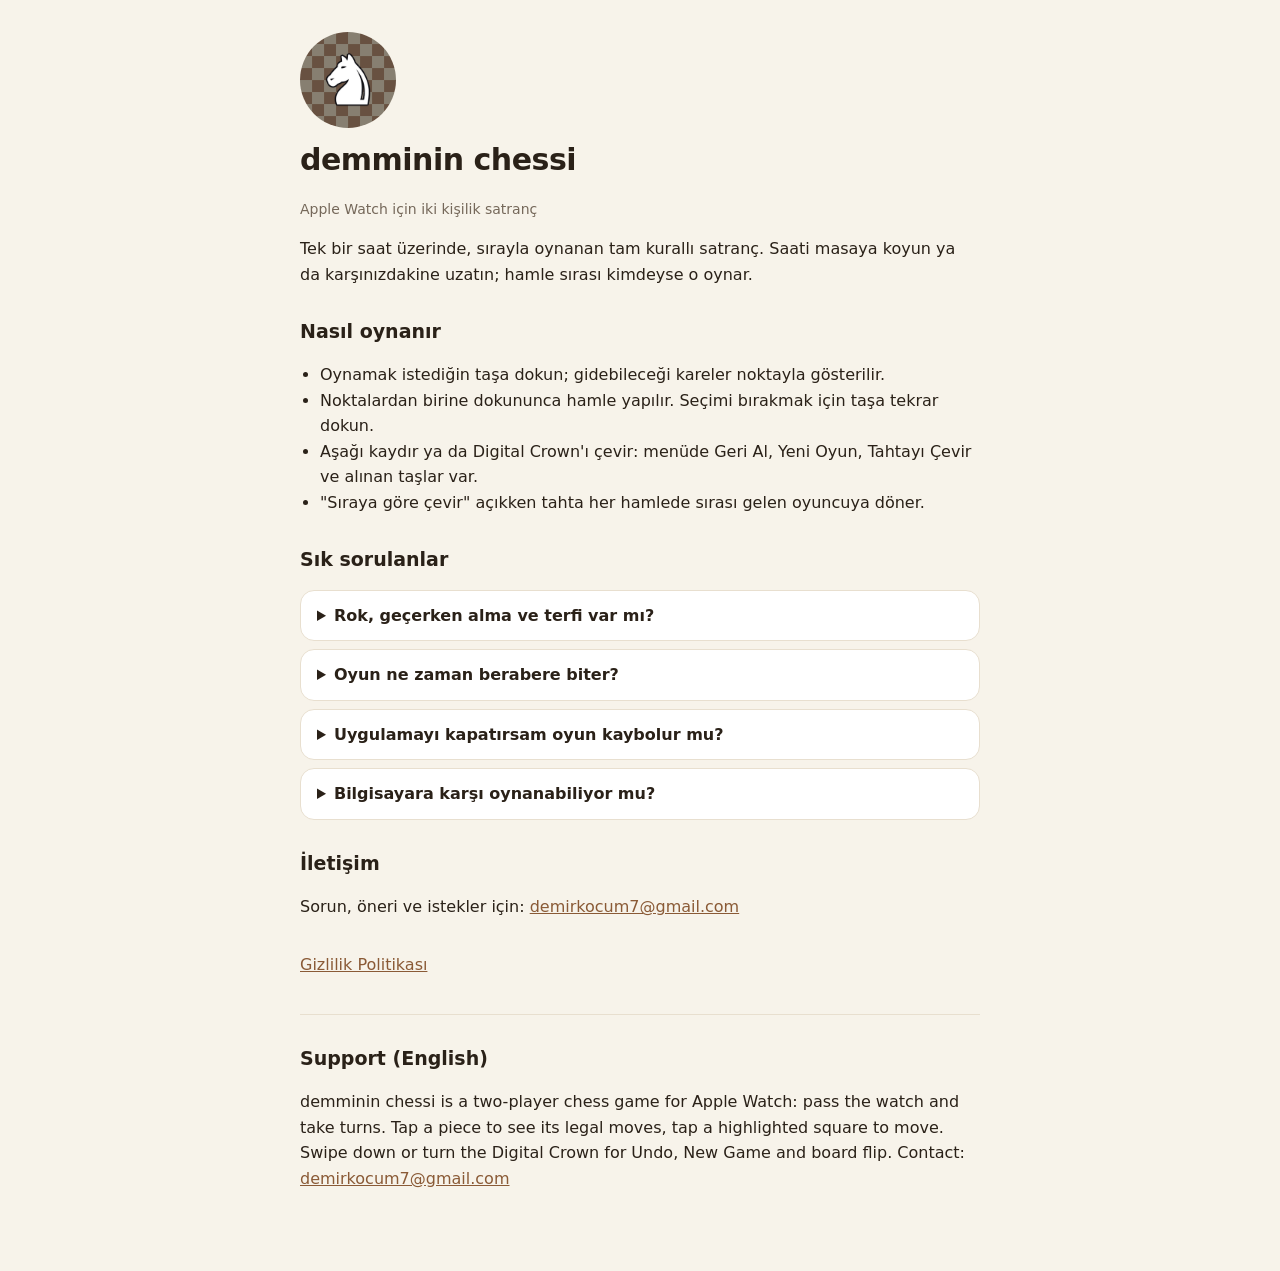
<file: index.html>
<!doctype html>
<html lang="tr">
<head>
<meta charset="utf-8">
<meta name="viewport" content="width=device-width, initial-scale=1">
<title>demminin chessi · Destek</title>
<link rel="stylesheet" href="style.css">
<link rel="icon" href="icon.png">
</head>
<body>
<main>
  <img class="logo" src="icon.png" width="96" height="96" alt="">
  <h1>demminin chessi</h1>
  <p class="muted">Apple Watch için iki kişilik satranç</p>

  <p>Tek bir saat üzerinde, sırayla oynanan tam kurallı satranç. Saati masaya koyun ya da karşınızdakine uzatın; hamle sırası kimdeyse o oynar.</p>

  <h2>Nasıl oynanır</h2>
  <ul>
    <li>Oynamak istediğin taşa dokun; gidebileceği kareler noktayla gösterilir.</li>
    <li>Noktalardan birine dokununca hamle yapılır. Seçimi bırakmak için taşa tekrar dokun.</li>
    <li>Aşağı kaydır ya da Digital Crown'ı çevir: menüde Geri Al, Yeni Oyun, Tahtayı Çevir ve alınan taşlar var.</li>
    <li>"Sıraya göre çevir" açıkken tahta her hamlede sırası gelen oyuncuya döner.</li>
  </ul>

  <h2>Sık sorulanlar</h2>
  <details>
    <summary>Rok, geçerken alma ve terfi var mı?</summary>
    <p>Evet. Tüm satranç kuralları uygulanır; piyon son sıraya ulaşınca hangi taşa terfi edeceğini seçersin.</p>
  </details>
  <details>
    <summary>Oyun ne zaman berabere biter?</summary>
    <p>Pat, 50 hamle kuralı, mat için yetersiz taş ve aynı konumun üç kez tekrarlanması durumunda.</p>
  </details>
  <details>
    <summary>Uygulamayı kapatırsam oyun kaybolur mu?</summary>
    <p>Hayır. Oyun her hamlede saatine kaydedilir, kaldığın yerden devam edersin.</p>
  </details>
  <details>
    <summary>Bilgisayara karşı oynanabiliyor mu?</summary>
    <p>Şimdilik hayır; oyun iki kişinin aynı saatte oynaması için tasarlandı.</p>
  </details>

  <h2>İletişim</h2>
  <p>Sorun, öneri ve istekler için: <a href="mailto:demirkocum7@gmail.com">demirkocum7@gmail.com</a></p>

  <p class="links"><a href="privacy.html">Gizlilik Politikası</a></p>

  <hr>
  <h2 lang="en">Support (English)</h2>
  <p lang="en">demminin chessi is a two-player chess game for Apple Watch: pass the watch and take turns. Tap a piece to see its legal moves, tap a highlighted square to move. Swipe down or turn the Digital Crown for Undo, New Game and board flip. Contact: <a href="mailto:demirkocum7@gmail.com">demirkocum7@gmail.com</a></p>
</main>
</body>
</html>
</file>
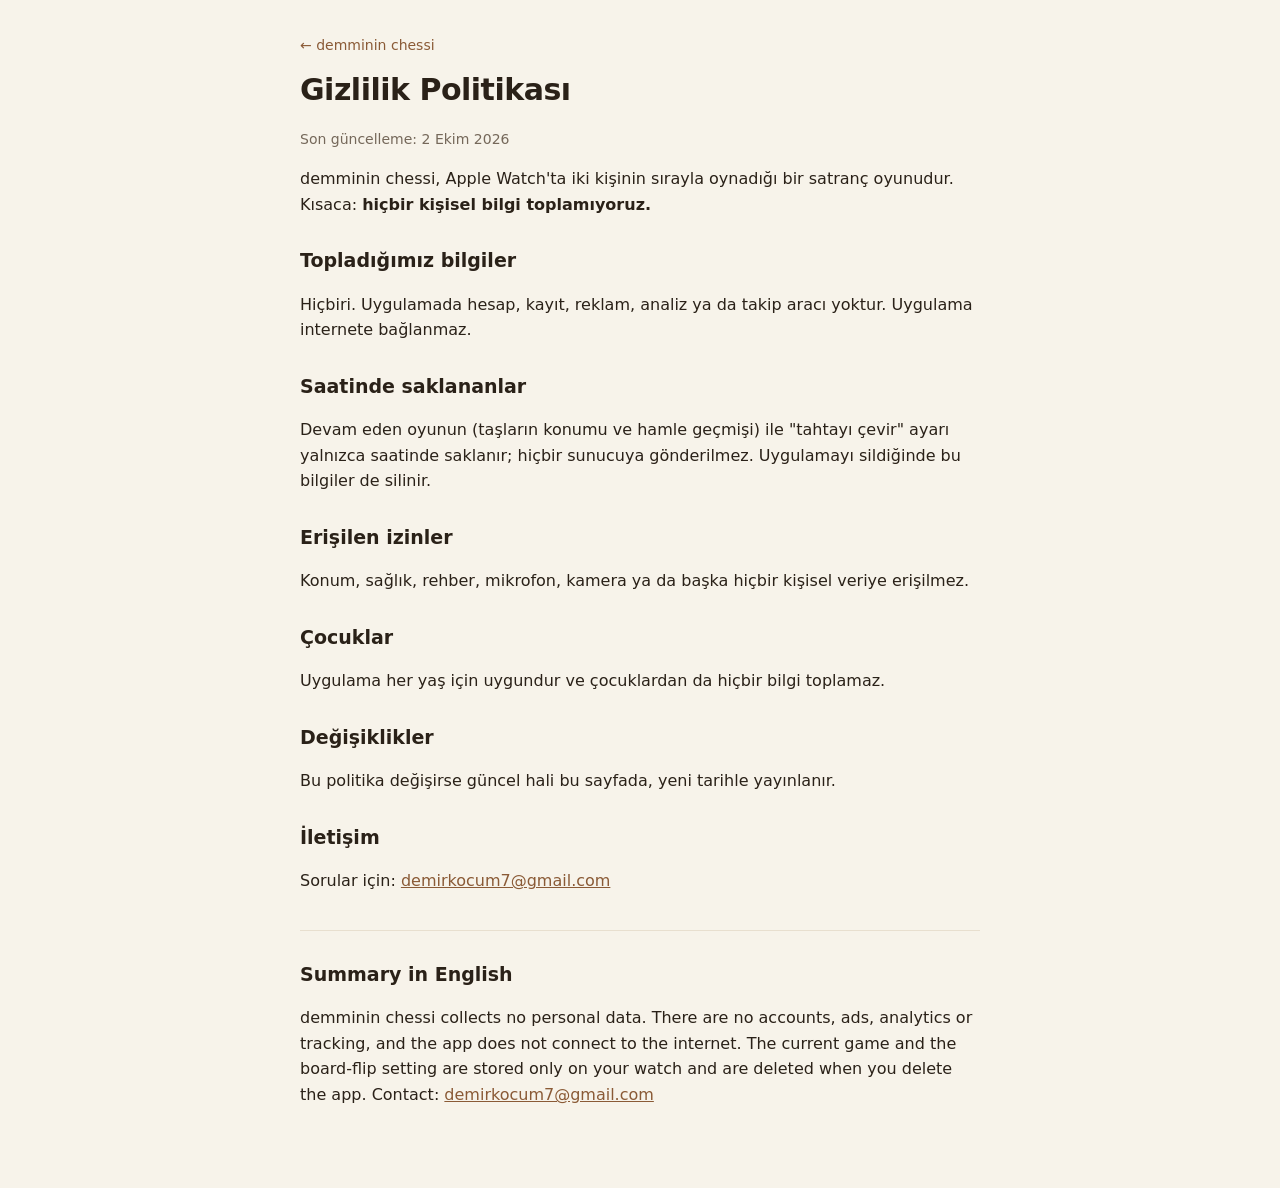
<file: privacy.html>
<!doctype html>
<html lang="tr">
<head>
<meta charset="utf-8">
<meta name="viewport" content="width=device-width, initial-scale=1">
<title>demminin chessi · Gizlilik Politikası</title>
<link rel="stylesheet" href="style.css">
<link rel="icon" href="icon.png">
</head>
<body>
<main>
  <a class="back" href="./">← demminin chessi</a>
  <h1>Gizlilik Politikası</h1>
  <p class="muted">Son güncelleme: 2 Ekim 2026</p>

  <p>demminin chessi, Apple Watch'ta iki kişinin sırayla oynadığı bir satranç oyunudur. Kısaca: <strong>hiçbir kişisel bilgi toplamıyoruz.</strong></p>

  <h2>Topladığımız bilgiler</h2>
  <p>Hiçbiri. Uygulamada hesap, kayıt, reklam, analiz ya da takip aracı yoktur. Uygulama internete bağlanmaz.</p>

  <h2>Saatinde saklananlar</h2>
  <p>Devam eden oyunun (taşların konumu ve hamle geçmişi) ile "tahtayı çevir" ayarı yalnızca saatinde saklanır; hiçbir sunucuya gönderilmez. Uygulamayı sildiğinde bu bilgiler de silinir.</p>

  <h2>Erişilen izinler</h2>
  <p>Konum, sağlık, rehber, mikrofon, kamera ya da başka hiçbir kişisel veriye erişilmez.</p>

  <h2>Çocuklar</h2>
  <p>Uygulama her yaş için uygundur ve çocuklardan da hiçbir bilgi toplamaz.</p>

  <h2>Değişiklikler</h2>
  <p>Bu politika değişirse güncel hali bu sayfada, yeni tarihle yayınlanır.</p>

  <h2>İletişim</h2>
  <p>Sorular için: <a href="mailto:demirkocum7@gmail.com">demirkocum7@gmail.com</a></p>

  <hr>
  <h2 lang="en">Summary in English</h2>
  <p lang="en">demminin chessi collects no personal data. There are no accounts, ads, analytics or tracking, and the app does not connect to the internet. The current game and the board-flip setting are stored only on your watch and are deleted when you delete the app. Contact: <a href="mailto:demirkocum7@gmail.com">demirkocum7@gmail.com</a></p>
</main>
</body>
</html>
</file>
<file: style.css>
:root {
  --bg: #f7f3ea;
  --surface: #ffffff;
  --ink: #2a2118;
  --soft: #75685a;
  --line: #e8dfcf;
  --accent: #8a5a36;
}
@media (prefers-color-scheme: dark) {
  :root { --bg: #17130f; --surface: #221c16; --ink: #f3ece2; --soft: #b3a594; --line: #3a3027; --accent: #e0b27f; }
}
* { box-sizing: border-box; }
body { margin: 0; background: var(--bg); color: var(--ink); font: 16px/1.6 system-ui, -apple-system, "Segoe UI", Roboto, sans-serif; }
main { max-width: 720px; margin: 0 auto; padding: 32px 20px 64px; }
h1 { font-size: 30px; letter-spacing: -0.5px; margin: 8px 0 4px; }
h2 { font-size: 19px; margin-top: 28px; }
a { color: var(--accent); }
.muted { color: var(--soft); font-size: 14px; }
.back { font-size: 14px; text-decoration: none; }
.logo { border-radius: 50%; display: block; margin-bottom: 8px; }
ul { padding-left: 20px; }
hr { border: 0; border-top: 1px solid var(--line); margin: 36px 0 8px; }
details { background: var(--surface); border: 1px solid var(--line); border-radius: 14px; padding: 12px 16px; margin: 8px 0; }
summary { cursor: pointer; font-weight: 600; }
.links { margin-top: 32px; }
</file>
